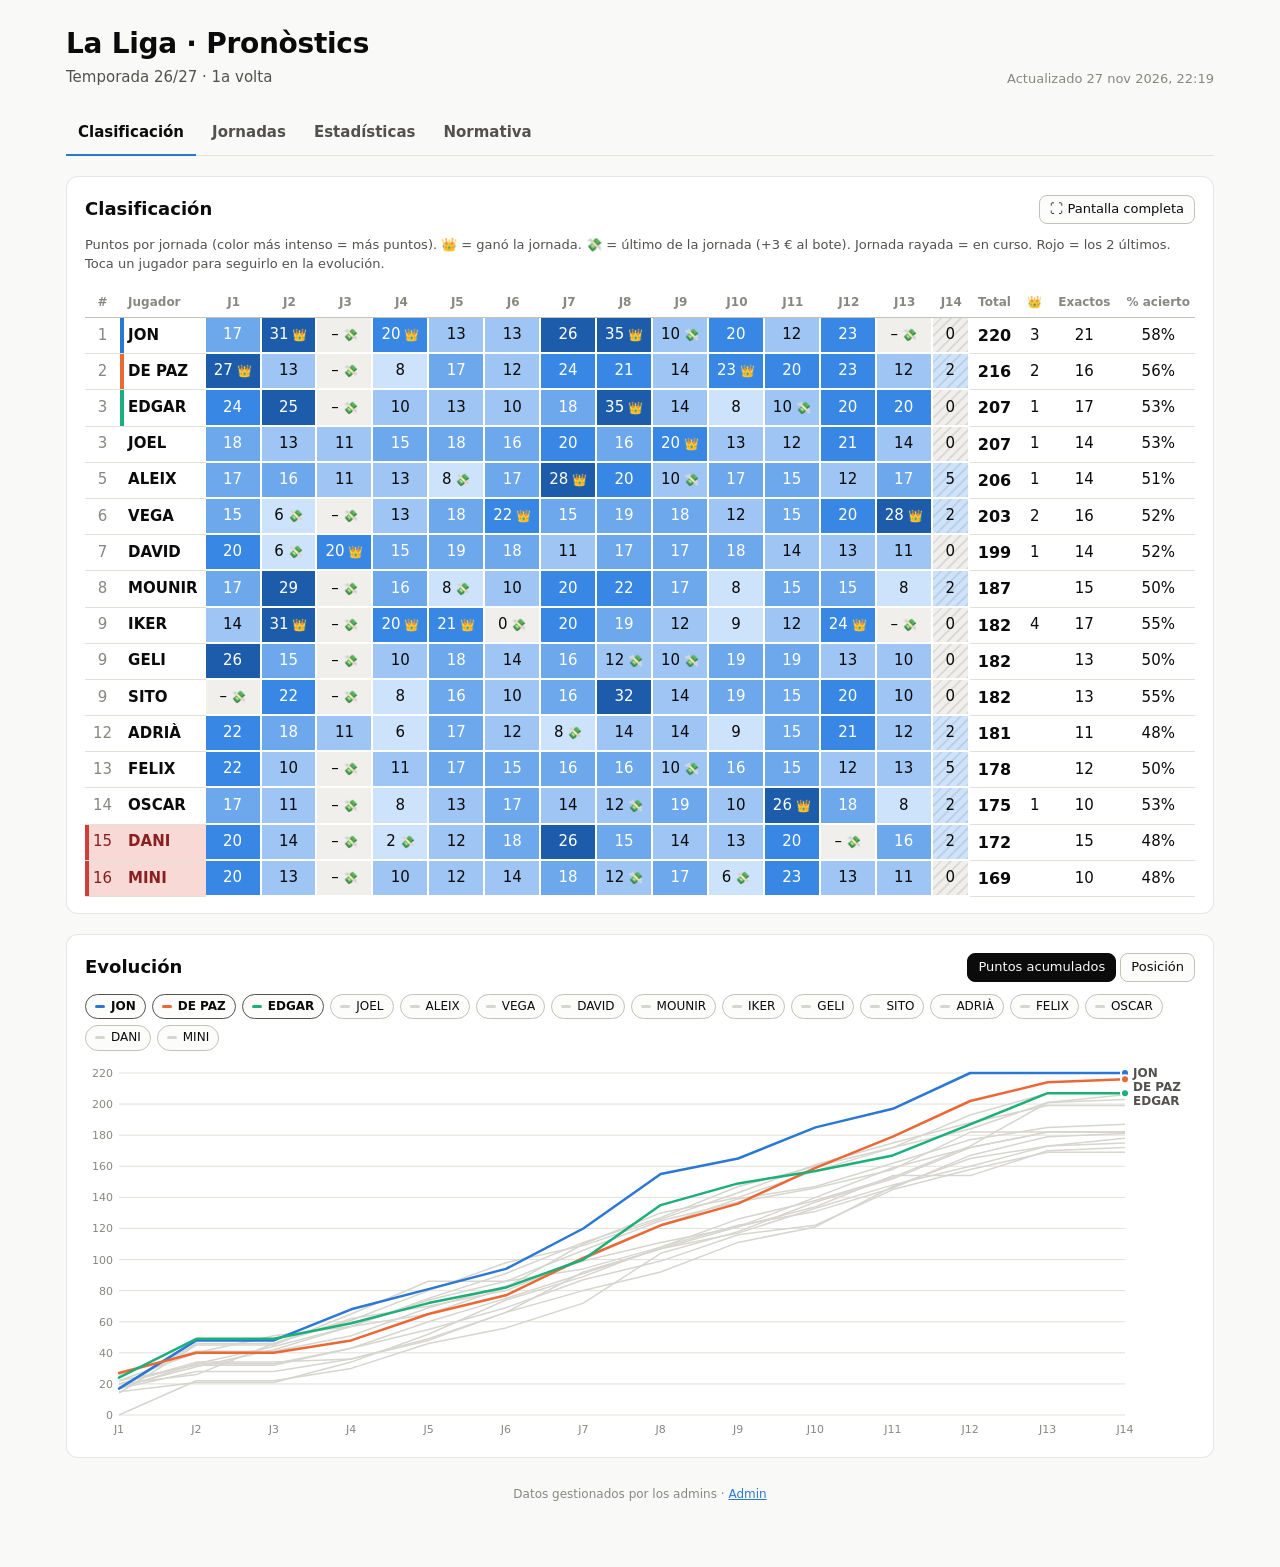
<file: index.html>
<!doctype html>
<html lang="es">
<head>
<meta charset="utf-8">
<meta name="viewport" content="width=device-width, initial-scale=1">
<title>La Liga Pronòstics</title>
<link rel="icon" href="data:image/svg+xml,<svg xmlns='http://www.w3.org/2000/svg' viewBox='0 0 100 100'><text y='.9em' font-size='90'>⚽</text></svg>">
<link rel="stylesheet" href="css/style.css?v=4">
</head>
<body>
<div class="wrap">
  <header class="top">
    <div>
      <h1>La Liga · Pronòstics</h1>
      <div class="sub" id="season">—</div>
    </div>
    <div class="meta" id="updated">Cargando…</div>
  </header>

  <nav class="tabs" role="tablist" aria-label="Secciones">
    <a role="tab" href="#clasificacion" data-tab="clasificacion">Clasificación</a>
    <a role="tab" href="#jornadas" data-tab="jornadas">Jornadas</a>
    <a role="tab" href="#estadisticas" data-tab="estadisticas">Estadísticas</a>
    <a role="tab" href="#normativa" data-tab="normativa">Normativa</a>
  </nav>

  <div class="tabpanel" data-panel="clasificacion">
  <section class="card fs-able" id="clasif">
    <div class="row-head">
      <h2>Clasificación</h2>
      <button class="fs-btn" type="button" aria-pressed="false" title="Pantalla completa">⛶ Pantalla completa</button>
    </div>
    <p class="hint">Puntos por jornada (color más intenso = más puntos). 👑 = ganó la jornada. 💸 = último de la jornada (+3 € al bote). Jornada rayada = en curso. Rojo = los 2 últimos. Toca un jugador para seguirlo en la evolución.</p>
    <div class="scroll-x"><table id="tabla"></table></div>
  </section>

  <section class="card" id="evolucion">
    <div class="row-head">
      <h2>Evolución</h2>
      <div class="seg" id="evoMode">
        <button aria-pressed="true" data-m="pts">Puntos acumulados</button>
        <button aria-pressed="false" data-m="pos">Posición</button>
      </div>
    </div>
    <div class="chips" id="evoChips"></div>
    <div class="chart" id="evoChart"></div>
  </section>
  </div>

  <div class="tabpanel" data-panel="jornadas" hidden>
  <div class="notice" id="pending" hidden></div>
  <section class="card fs-able" id="jornada">
    <div class="row-head">
      <h2 id="jTitle">Jornada</h2>
      <button class="fs-btn" type="button" aria-pressed="false" title="Pantalla completa">⛶ Pantalla completa</button>
    </div>
    <div class="seg jsel" id="jSel"></div>
    <div class="scroll-x"><table class="jgrid" id="jTable"></table></div>
    <div class="legend">
      <span><span class="sw" style="background:var(--exact)"></span>Resultado exacto · 5 pts</span>
      <span><span class="sw" style="background:var(--sign)"></span>Signo (1X2) · 2 pts</span>
      <span><span class="sw" style="background:var(--miss)"></span>Sin acierto · 0 pts</span>
      <span><b style="border:2px solid currentColor;border-radius:3px;padding:0 4px">2 - 1<sup>×2</sup></b> Comodín: puntos dobles</span>
    </div>
  </section>
  </div>

  <div class="tabpanel" data-panel="estadisticas" hidden>
  <div class="tiles" id="tiles"></div>

  <div class="two">
    <section class="card">
      <h2>Tipo de acierto</h2>
      <p class="hint">Reparto de los partidos ya jugados de cada uno. Ordenado por % de acierto (exacto + signo).</p>
      <div id="stack"></div>
      <div class="legend">
        <span><span class="sw" style="background:var(--exact)"></span>Exacto</span>
        <span><span class="sw" style="background:var(--sign)"></span>Signo</span>
        <span><span class="sw" style="background:var(--miss)"></span>Fallo</span>
      </div>
    </section>
    <section class="card">
      <h2>Rendimiento del comodín</h2>
      <p class="hint">Puntos sumados con el comodín (ya doblados) y comodines que dieron puntos.</p>
      <div id="comodin"></div>
    </section>
  </div>

  <section class="card">
    <h2>Curiosidades</h2>
    <p class="hint">Datos de todos los partidos jugados de la temporada.</p>
    <div class="facts" id="facts"></div>
  </section>
  </div>

  <div class="tabpanel" data-panel="normativa" hidden>
  <div class="prizes">
    <section class="card prize-box">
      <h2>🏆 Premis finals</h2>
      <ol class="podium">
        <li><span class="medal">🥇</span><span class="who">1r classificat</span><b>80 €</b></li>
        <li><span class="medal">🥈</span><span class="who">2n classificat</span><b>50 €</b></li>
        <li><span class="medal">🥉</span><span class="who">3r classificat</span><b>20 €</b></li>
      </ol>
      <h3>Mini-premis</h3>
      <ul class="plain">
        <li>Qui guanyi més jornades durant tota la lliga: <b>10 €</b></li>
        <li>La millor puntuació en una sola jornada: <b>10 €</b></li>
      </ul>
    </section>
    <section class="card prize-box penalty">
      <h2>💸 Càstigs finals</h2>
      <ol class="podium">
        <li><span class="medal">16è</span><span class="who">Últim classificat</span><b>15 €</b></li>
        <li><span class="medal">15è</span><span class="who">Penúltim classificat</span><b>10 €</b></li>
      </ol>
      <h3>Càstig per jornada</h3>
      <ul class="plain">
        <li>L'últim de cada jornada paga <b>3 €</b> al bote.</li>
      </ul>
    </section>
  </div>

  <section class="card rules">
    <h2>Bases legals · Quiniela “La Liga”</h2>

    <h3>1. De què va el joc?</h3>
    <p>Aquest és un joc entre amics, fet per passar-ho bé i donar una mica més d'emoció a LaLiga. No té cap relació amb LaLiga, la RFEF ni cap organització oficial.</p>
    <p>L'objectiu és molt senzill: endevinar els resultats dels partits de LaLiga durant les 19 jornades i sumar el màxim de punts possible.</p>

    <h3>2. Participants</h3>
    <ul>
      <li>Som <b>16 jugadors</b>.</li>
      <li>Tothom participa de manera voluntària.</li>
      <li>Per entrar al joc, cada jugador ha de pagar 10 € a l'inici a David Maestre (organitzador).</li>
      <li>El fet de participar implica acceptar totes aquestes normes.</li>
    </ul>

    <h3>3. Durada</h3>
    <ul>
      <li>Hi ha 19 jornades en total.</li>
    </ul>

    <h3>4. Com funciona el joc</h3>
    <h4>4.1 Pronòstics</h4>
    <ul>
      <li>Cada jugador ha de penjar els seus pronòstics abans que comenci el primer partit de la jornada (exemple: si un partit comença a les 21:00, l'últim moment per publicar resultats és a les 20:59!).</li>
      <li>Els pronòstics s'han de publicar al grup de WhatsApp “La Liga”.</li>
      <li>No es poden editar els missatges amb pronòstics.</li>
      <li>Els pronòstics fora de temps o modificats no puntuaran.</li>
    </ul>
    <h4>4.2 Puntuació</h4>
    <p>Per cada partit:</p>
    <div class="score-rules">
      <span class="pill exact">5 punts · resultat exacte</span>
      <span class="pill sign">2 punts · guanyador o empat</span>
      <span class="pill miss">0 punts · cap encert</span>
    </div>
    <h4>4.3 Comodí</h4>
    <ul>
      <li>Cada jornada, cada jugador pot fer servir 1 COMODÍ.</li>
      <li>El comodí serveix per doblar els punts d'un partit concret.</li>
      <li>S'ha d'indicar clarament quin partit porta comodí.</li>
      <li>Només es pot utilitzar un comodí per jornada.</li>
    </ul>

    <h3>5. Classificacions</h3>
    <ul>
      <li>Hi ha una classificació general amb la suma de totes les jornades.</li>
      <li>També es tindrà en compte la classificació de cada jornada.</li>
      <li>Tot (resultats i classificació) estarà sempre actualitzat en aquesta web i a l'Excel, accessibles des de la descripció del grup de WhatsApp.</li>
    </ul>

    <h3>6. Premis</h3>
    <h4>6.1 Premis finals</h4>
    <p>Al final de les 19 jornades: 1r classificat <b>80 €</b> · 2n classificat <b>50 €</b> · 3r classificat <b>20 €</b>.</p>
    <h4>6.2 Mini-premis</h4>
    <ul>
      <li>El jugador que guanyi més jornades durant tota la lliga: 10 €.</li>
      <li>El jugador amb la millor puntuació en una jornada: 10 €.</li>
    </ul>

    <h3>7. Càstigs</h3>
    <h4>7.1 Càstigs finals</h4>
    <p>Els dos últims de la classificació general hauran de pagar: 16è classificat <b>15 €</b> · 15è classificat <b>10 €</b>.</p>
    <h4>7.2 Càstig per jornada</h4>
    <ul><li>El jugador que quedi últim en una jornada pagarà 3 €.</li></ul>

    <h3>8. Bote</h3>
    <ul>
      <li>Tots els diners de càstigs es guardaran en un bote comú.</li>
      <li>Aquest bote servirà per fer un dinar de final de temporada amb tots els participants.</li>
    </ul>

    <h3>9. Bon rotllo i transparència</h3>
    <ul>
      <li>Els resultats i classificacions es publicaran de manera clara i transparent.</li>
      <li>Qualsevol dubte o problema es comentarà pel grup i es resoldrà amb sentit comú i bon rotllo.</li>
    </ul>

    <h3>10. Acceptació de les normes</h3>
    <p>Si participes al joc, s'entén que acceptes totes aquestes normes. Qualsevol situació no prevista es decidirà entre tots o pel criteri de l'organització.</p>
  </section>
  </div>

  <footer>Datos gestionados por los admins · <a href="admin.html">Admin</a></footer>
</div>
<script src="js/core.js?v=2"></script>
<script src="js/dashboard.js?v=3"></script>
</body>
</html>
</file>
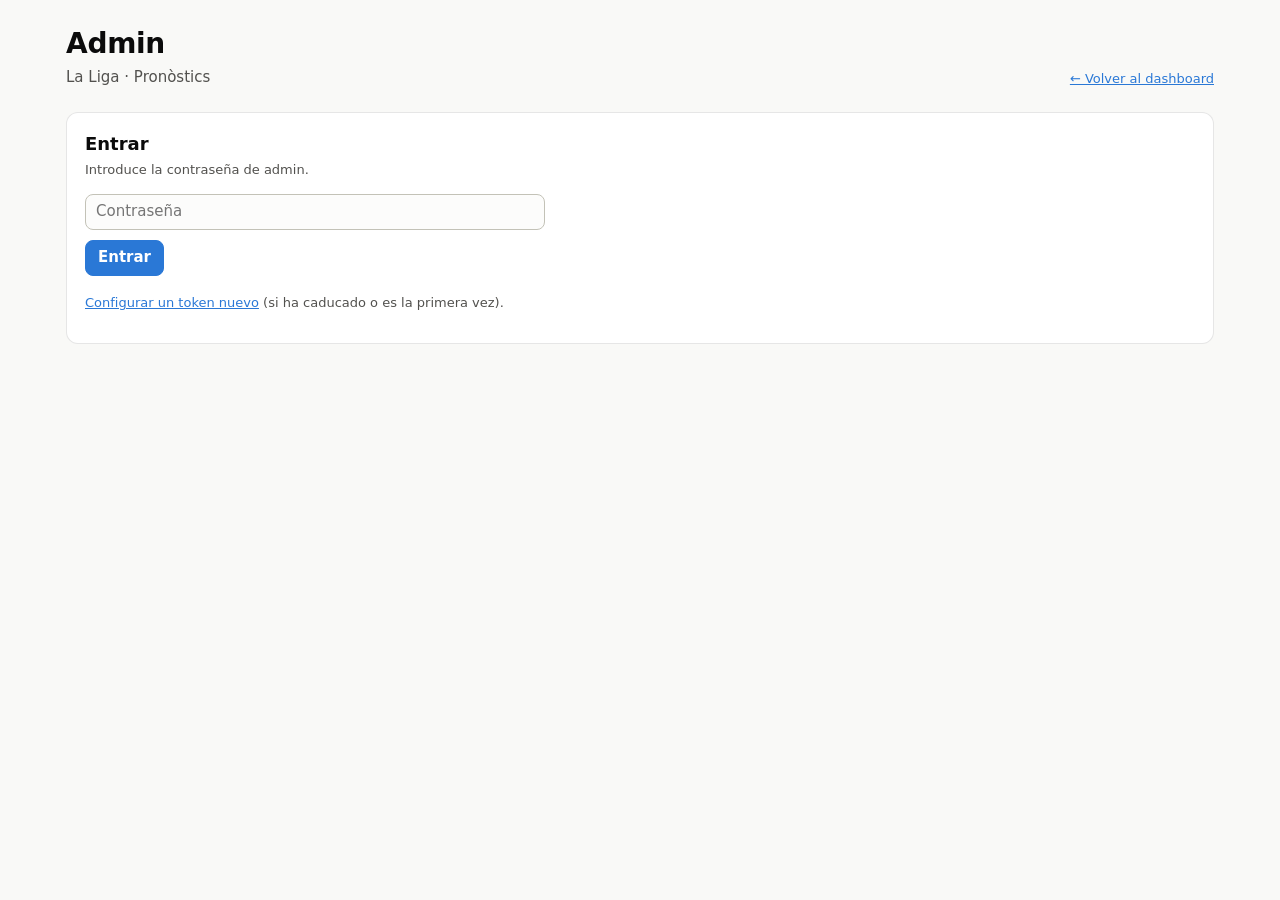
<file: admin.html>
<!doctype html>
<html lang="es">
<head>
<meta charset="utf-8">
<meta name="viewport" content="width=device-width, initial-scale=1">
<meta name="robots" content="noindex">
<title>Admin · La Liga Pronòstics</title>
<link rel="icon" href="data:image/svg+xml,<svg xmlns='http://www.w3.org/2000/svg' viewBox='0 0 100 100'><text y='.9em' font-size='90'>🔒</text></svg>">
<link rel="stylesheet" href="css/style.css">
<style>
  .form { display: grid; gap: 10px; max-width: 460px; }
  .form label { display: grid; gap: 4px; font-size: 13px; color: var(--ink-2); }
  .bar-top { display: flex; flex-wrap: wrap; gap: 8px; align-items: center; position: sticky; top: 0; z-index: 10;
    background: var(--page); padding: 10px 0; border-bottom: 1px solid var(--grid); margin-bottom: 16px; }
  .bar-top .grow { flex: 1; }
  #status { font-size: 13px; }
  .mt input { width: 72px; text-align: center; }
  .mt input.team { width: 84px; text-transform: uppercase; }
  .pg td { padding: 3px; }
  .pg .pc { display: flex; align-items: center; gap: 2px; justify-content: center; }
  .pg input { width: 56px; text-align: center; padding: 4px; }
  .pg input.bad, .mt input.bad { border-color: var(--miss); background: var(--miss-bg); }
  .pg input[type=radio] { width: auto; margin: 0; accent-color: var(--accent); }
  .pg td.has-com input[type=text] { font-weight: 800; border-width: 2px; border-color: var(--ink-2); }
  .players td { text-align: left; }
  .players input[type=number] { width: 80px; }
  ol.steps { padding-left: 20px; color: var(--ink-2); }
  ol.steps li { margin: 4px 0; }
  .hidden { display: none !important; }
  code { background: var(--pending-bg); padding: 1px 5px; border-radius: 4px; }
</style>
</head>
<body>
<div class="wrap">
  <header class="top">
    <div>
      <h1>Admin</h1>
      <div class="sub">La Liga · Pronòstics</div>
    </div>
    <div class="meta"><a href="./">← Volver al dashboard</a></div>
  </header>

  <!-- Login -->
  <section class="card hidden" id="vLogin">
    <h2>Entrar</h2>
    <p class="hint">Introduce la contraseña de admin.</p>
    <form class="form" id="fLogin">
      <input type="password" id="pw" autocomplete="current-password" placeholder="Contraseña" required>
      <div><button class="primary" type="submit">Entrar</button> <span id="loginMsg"></span></div>
    </form>
    <p class="hint" style="margin-top:18px"><a href="#" id="toSetup">Configurar un token nuevo</a> (si ha caducado o es la primera vez).</p>
  </section>

  <!-- Configuración inicial -->
  <section class="card hidden" id="vSetup">
    <h2>Configuración inicial</h2>
    <p class="hint">Solo se hace una vez (y cuando caduque el token). El token se guarda cifrado con la contraseña; sin ella no sirve de nada.</p>
    <ol class="steps">
      <li>Abre <a target="_blank" rel="noopener" href="https://github.com/settings/personal-access-tokens/new">GitHub → Fine-grained token nuevo</a> con la cuenta dueña del repo.</li>
      <li>Nombre: <code>liga-admin</code>. Caducidad: la máxima que permita (1 año).</li>
      <li>Repository access → <b>Only select repositories</b> → <code>la-liga-pronostics</code>.</li>
      <li>Permissions → Repository → <b>Contents: Read and write</b>. Nada más.</li>
      <li>Genera el token, pégalo aquí y elige una contraseña larga (mín. 12 caracteres).</li>
    </ol>
    <form class="form" id="fSetup">
      <label>Token<input type="password" id="sToken" placeholder="github_pat_…" required autocomplete="off"></label>
      <label>Contraseña de admin<input type="password" id="sPw" minlength="12" required autocomplete="new-password"></label>
      <label>Repite la contraseña<input type="password" id="sPw2" minlength="12" required autocomplete="new-password"></label>
      <div><button class="primary" type="submit">Guardar configuración</button> <span id="setupMsg"></span></div>
    </form>
  </section>

  <!-- Editor -->
  <div id="vEdit" class="hidden">
    <div class="bar-top">
      <select id="jSel" aria-label="Jornada"></select>
      <button id="newJ">+ Nueva jornada</button>
      <span class="grow"></span>
      <span id="status"></span>
      <button class="primary" id="save">Guardar cambios</button>
    </div>

    <section class="card">
      <h2 id="mTitle">Partidos y resultados</h2>
      <p class="hint">Formato del resultado: <code>2-1</code>. Déjalo vacío si el partido aún no se ha jugado.</p>
      <div class="scroll-x"><table class="mt" id="mTable"></table></div>
      <div style="margin-top:10px"><button id="addM">+ Añadir partido</button></div>
    </section>

    <section class="card">
      <h2>Pronósticos</h2>
      <p class="hint">Un pronóstico por casilla (<code>2-1</code>). El círculo marca el <b>comodín</b> del jugador (puntos ×2); uno por jugador y jornada.</p>
      <div class="scroll-x"><table class="pg" id="pTable"></table></div>
    </section>

    <section class="card">
      <h2>Jugadores y bote</h2>
      <p class="hint">El bote se calcula solo: +3 € al último (o últimos empatados) de cada jornada cerrada. El ajuste manual suma o resta a eso (p. ej. −3 para anular uno).</p>
      <table class="players" id="plTable" style="max-width:560px"></table>
      <form id="fAddP" style="margin-top:10px;display:flex;gap:8px">
        <input type="text" id="newP" placeholder="Nombre del nuevo jugador">
        <button type="submit">Añadir</button>
      </form>
    </section>

    <section class="card">
      <h2>Sesión</h2>
      <p class="hint">Cambiar la contraseña cifra el mismo token con la nueva contraseña.</p>
      <form class="form" id="fPw">
        <label>Nueva contraseña<input type="password" id="nPw" minlength="12" required autocomplete="new-password"></label>
        <div><button type="submit">Cambiar contraseña</button> <button type="button" id="logout">Cerrar sesión</button> <span id="pwMsg"></span></div>
      </form>
    </section>
  </div>
</div>
<script src="js/config.js"></script>
<script src="js/core.js"></script>
<script src="js/admin.js"></script>
</body>
</html>
</file>
<file: css/style.css>
:root {
  color-scheme: light;
  --page: #f9f9f7;
  --surface: #fcfcfb;
  --panel: #ffffff;
  --ink: #0b0b0b;
  --ink-2: #52514e;
  --muted: #898781;
  --grid: #e1e0d9;
  --axis: #c3c2b7;
  --ring: rgba(11, 11, 11, 0.10);
  --accent: #2a78d6;
  --s1: #2a78d6; --s2: #eb6834; --s3: #1baf7a; --s4: #6250d6;
  --line-off: #d6d5ce;
  /* resultado de cada pronóstico */
  --exact: #0ca30c; --exact-bg: #d6f2d4; --exact-ink: #0a5a0a;
  --sign: #fab219; --sign-bg: #fdeec4; --sign-ink: #6b4a00;
  --miss: #d03b3b; --miss-bg: #f8d9d6; --miss-ink: #8a1f1f;
  --pending-bg: #efeeea;
  --heat-0: #f0efec; --heat-1: #cde2fb; --heat-2: #9ec5f4; --heat-3: #6da7ec; --heat-4: #3987e5; --heat-5: #1c5cab;
  --heat-ink-dark: #ffffff;
  --font: system-ui, -apple-system, "Segoe UI", Roboto, sans-serif;
}
@media (prefers-color-scheme: dark) {
  :root:not([data-theme="light"]) {
    color-scheme: dark;
    --page: #0d0d0d; --surface: #1a1a19; --panel: #1a1a19;
    --ink: #f0efec; --ink-2: #c3c2b7; --muted: #898781;
    --grid: #2c2c2a; --axis: #383835; --ring: rgba(255, 255, 255, 0.10);
    --accent: #3987e5;
    --s1: #3987e5; --s2: #d95926; --s3: #199e70; --s4: #9085e9;
    --line-off: #3a3a37;
    --exact-bg: #133d13; --exact-ink: #9be39b;
    --sign-bg: #45360f; --sign-ink: #f7d27a;
    --miss-bg: #4a1c1c; --miss-ink: #f2a3a3;
    --pending-bg: #262624;
    --heat-0: #262624; --heat-1: #13294a; --heat-2: #173f72; --heat-3: #1c5cab; --heat-4: #2a78d6; --heat-5: #5598e7;
  }
}
:root[data-theme="dark"] {
  color-scheme: dark;
  --page: #0d0d0d; --surface: #1a1a19; --panel: #1a1a19;
  --ink: #f0efec; --ink-2: #c3c2b7; --muted: #898781;
  --grid: #2c2c2a; --axis: #383835; --ring: rgba(255, 255, 255, 0.10);
  --accent: #3987e5;
  --s1: #3987e5; --s2: #d95926; --s3: #199e70; --s4: #9085e9;
  --line-off: #3a3a37;
  --exact-bg: #133d13; --exact-ink: #9be39b;
  --sign-bg: #45360f; --sign-ink: #f7d27a;
  --miss-bg: #4a1c1c; --miss-ink: #f2a3a3;
  --pending-bg: #262624;
  --heat-0: #262624; --heat-1: #13294a; --heat-2: #173f72; --heat-3: #1c5cab; --heat-4: #2a78d6; --heat-5: #5598e7;
}

* { box-sizing: border-box; }
html, body { margin: 0; }
body { background: var(--page); color: var(--ink); font: 15px/1.45 var(--font); -webkit-font-smoothing: antialiased; }
.wrap { max-width: 1180px; margin: 0 auto; padding: 24px 16px 64px; }
a { color: var(--accent); }

header.top { display: flex; flex-wrap: wrap; align-items: flex-end; justify-content: space-between; gap: 8px 24px; margin-bottom: 24px; }
header.top h1 { margin: 0; font-size: 28px; letter-spacing: -0.01em; }
header.top .sub { color: var(--ink-2); margin-top: 2px; }
header.top .meta { color: var(--muted); font-size: 13px; }

.tiles { display: grid; grid-template-columns: repeat(auto-fit, minmax(190px, 1fr)); gap: 12px; margin-bottom: 20px; }
.tile { background: var(--panel); border: 1px solid var(--ring); border-radius: 12px; padding: 14px 16px; }
.tile .k { color: var(--ink-2); font-size: 13px; }
.tile .v { font-size: 28px; font-weight: 650; margin-top: 2px; line-height: 1.15; }
.tile .d { color: var(--muted); font-size: 13px; margin-top: 2px; }

section.card { background: var(--panel); border: 1px solid var(--ring); border-radius: 12px; padding: 18px 18px 16px; margin-bottom: 20px; }
section.card > h2 { margin: 0 0 4px; font-size: 18px; }
section.card > .hint { color: var(--ink-2); font-size: 13px; margin: 0 0 14px; }
.row-head { display: flex; flex-wrap: wrap; align-items: center; justify-content: space-between; gap: 8px 16px; margin-bottom: 12px; }
.row-head h2 { margin: 0; font-size: 18px; }

.scroll-x { overflow-x: auto; -webkit-overflow-scrolling: touch; }
table { border-collapse: separate; border-spacing: 0; width: 100%; font-variant-numeric: tabular-nums; }
th, td { padding: 6px 8px; text-align: center; white-space: nowrap; }
th { color: var(--muted); font-weight: 600; font-size: 12px; border-bottom: 1px solid var(--axis); }
td { border-bottom: 1px solid var(--grid); }
.left { text-align: left; }
td.name { text-align: left; font-weight: 600; position: sticky; left: 0; background: var(--panel); z-index: 1; }
th.name { position: sticky; left: 0; background: var(--panel); z-index: 2; text-align: left; }
td.total { font-weight: 700; font-size: 16px; }
td.pos { color: var(--muted); width: 32px; }
tr.clickable { cursor: pointer; }
tr.clickable:hover td:not(.heat) { background: color-mix(in srgb, var(--accent) 7%, var(--panel)); }
tr.sel td.name { box-shadow: inset 4px 0 0 var(--selc, var(--accent)); }

td.heat { min-width: 36px; border-radius: 0; border-bottom: 2px solid var(--panel); border-right: 2px solid var(--panel); }
td.heat.h0 { background: var(--heat-0); }
td.heat.h1 { background: var(--heat-1); }
td.heat.h2 { background: var(--heat-2); }
td.heat.h3 { background: var(--heat-3); color: var(--heat-ink-dark); }
td.heat.h4 { background: var(--heat-4); color: var(--heat-ink-dark); }
td.heat.h5 { background: var(--heat-5); color: var(--heat-ink-dark); }
td.heat.live { background-image: repeating-linear-gradient(135deg, transparent 0 5px, rgba(127,127,127,.18) 5px 7px); }
.badge { display: inline-block; font-size: 11px; font-weight: 600; padding: 1px 6px; border-radius: 999px; background: var(--pending-bg); color: var(--ink-2); vertical-align: middle; }
.crown { font-size: 12px; }
.badge.st-aplazado, .badge.st-suspendido { background: var(--sign-bg); color: var(--sign-ink); }
.badge.st-pendiente { background: var(--pending-bg); color: var(--ink-2); }
.muted { color: var(--muted); }
.notice { background: var(--panel); border: 1px solid var(--ring); border-left: 4px solid var(--sign); border-radius: 12px;
  padding: 12px 16px; margin-bottom: 20px; font-size: 14px; }
.notice ul { margin: 8px 0 0; padding: 0; list-style: none; display: grid; gap: 6px; }

select, input, button { font: inherit; color: inherit; }
select, input[type=text], input[type=password], input[type=number] {
  background: var(--surface); border: 1px solid var(--axis); border-radius: 8px; padding: 6px 10px;
}
button { background: var(--surface); border: 1px solid var(--axis); border-radius: 8px; padding: 6px 12px; cursor: pointer; }
button:hover { border-color: var(--ink-2); }
button.primary { background: var(--accent); border-color: var(--accent); color: #fff; font-weight: 600; }
button:disabled { opacity: .5; cursor: default; }
.seg { display: inline-flex; flex-wrap: wrap; gap: 4px; }
.seg button { padding: 4px 10px; font-size: 13px; }
.seg button[aria-pressed="true"] { background: var(--ink); color: var(--page); border-color: var(--ink); }

/* Jornada grid */
.jgrid td.cell { font-weight: 500; min-width: 54px; border-right: 2px solid var(--panel); border-bottom: 2px solid var(--panel); }
.jgrid td.exact { background: var(--exact-bg); color: var(--exact-ink); }
.jgrid td.sign { background: var(--sign-bg); color: var(--sign-ink); }
.jgrid td.miss { background: var(--miss-bg); color: var(--miss-ink); }
.jgrid td.pending { background: var(--pending-bg); color: var(--ink-2); }
.jgrid td.empty { color: var(--muted); }
.jgrid td.comodin { font-weight: 800; box-shadow: inset 0 0 0 2px currentColor; }
.jgrid td.comodin::after { content: "×2"; font-size: 10px; font-weight: 700; margin-left: 3px; vertical-align: super; }
.jgrid tr.result td { font-weight: 700; border-bottom: 1px solid var(--axis); }
.jgrid th.match { color: var(--ink); font-size: 12px; line-height: 1.2; }
.jgrid th.match small { display: block; color: var(--muted); font-weight: 500; }
.jgrid th.match small.when { font-size: 10px; margin-top: 2px; white-space: normal; max-width: 70px; margin-inline: auto; }
.legend { display: flex; flex-wrap: wrap; gap: 6px 16px; font-size: 13px; color: var(--ink-2); margin-top: 12px; }
.legend .sw { display: inline-block; width: 12px; height: 12px; border-radius: 3px; vertical-align: -1px; margin-right: 5px; }

/* Charts */
.chart { position: relative; width: 100%; }
.chart svg { display: block; width: 100%; height: auto; overflow: visible; }
.chart .gridline { stroke: var(--grid); stroke-width: 1; }
.chart .axis-text { fill: var(--muted); font-size: 11px; font-variant-numeric: tabular-nums; }
.chart .lbl { fill: var(--ink-2); font-size: 12px; font-weight: 600; }
.tip { position: absolute; pointer-events: none; background: var(--panel); border: 1px solid var(--ring); border-radius: 8px;
  box-shadow: 0 4px 16px rgba(0,0,0,.12); padding: 8px 10px; font-size: 12px; min-width: 140px; z-index: 5; display: none; }
.tip .t { font-weight: 700; margin-bottom: 4px; }
.tip .r { display: flex; justify-content: space-between; gap: 12px; font-variant-numeric: tabular-nums; }
.tip .r .sw { display: inline-block; width: 10px; height: 2px; vertical-align: middle; margin-right: 6px; }
.chips { display: flex; flex-wrap: wrap; gap: 6px; margin-bottom: 10px; }
.chip { font-size: 12px; padding: 3px 9px; border-radius: 999px; border: 1px solid var(--axis); background: var(--surface); cursor: pointer; }
.chip .sw { display: inline-block; width: 10px; height: 3px; border-radius: 2px; vertical-align: middle; margin-right: 6px; }
.chip.on { border-color: var(--ink-2); font-weight: 600; }

.two { display: grid; grid-template-columns: 1fr 1fr; gap: 20px; }
@media (max-width: 860px) { .two { grid-template-columns: 1fr; } }

.stackrow { display: grid; grid-template-columns: 74px 1fr 40px; align-items: center; gap: 8px; margin: 4px 0; font-size: 13px; }
.stackrow .n { font-weight: 600; overflow: hidden; text-overflow: ellipsis; white-space: nowrap; }
.stackrow .bar { display: flex; height: 18px; gap: 2px; }
.stackrow .bar span { display: block; height: 100%; min-width: 0; }
.stackrow .bar span:first-child { border-radius: 4px 0 0 4px; }
.stackrow .bar span:last-child { border-radius: 0 4px 4px 0; }
#comodin .stackrow { grid-template-columns: 74px 1fr 76px; }
.stackrow .v { text-align: right; color: var(--ink-2); font-variant-numeric: tabular-nums; }

.facts { display: grid; grid-template-columns: repeat(auto-fit, minmax(240px, 1fr)); gap: 12px; }
.fact { border: 1px solid var(--ring); border-radius: 10px; padding: 12px 14px; background: var(--surface); }
.fact .k { color: var(--ink-2); font-size: 12px; }
.fact .v { font-weight: 650; font-size: 17px; margin-top: 2px; }
.fact .d { color: var(--muted); font-size: 12px; margin-top: 2px; }

footer { color: var(--muted); font-size: 12px; text-align: center; margin-top: 28px; }
.err { color: var(--miss); }
.ok { color: var(--exact-ink); }

/* Pestañas */
.tabs { display: flex; gap: 4px; position: sticky; top: 0; z-index: 20; background: var(--page);
  box-shadow: inset 0 -1px 0 var(--grid); margin: -8px 0 20px; padding-top: 8px; overflow-x: auto; overflow-y: hidden; scrollbar-width: none; }
.tabs a { padding: 10px 12px; color: var(--ink-2); text-decoration: none; font-weight: 600; white-space: nowrap;
  border-bottom: 2px solid transparent; }
.tabs a:hover { color: var(--ink); }
.tabs a[aria-selected="true"] { color: var(--ink); border-bottom-color: var(--accent); }
.tabpanel[hidden] { display: none; }

/* Zona roja: los 2 últimos (mismo estilo de barra lateral que los destacados) */
tr.bottom td.pos, tr.bottom td.name { background: var(--miss-bg); color: var(--miss-ink); }
tr.bottom td.pos { box-shadow: inset 4px 0 0 var(--miss); }
tr.bottom.sel td.name { box-shadow: inset 4px 0 0 var(--selc, var(--accent)); }

/* Pantalla completa: la tabla entera reducida para caber en la pantalla (js: fit) */
.fs-btn { font-size: 13px; padding: 4px 10px; white-space: nowrap; }
.jsel { margin: -4px 0 12px; }
.fs-able.is-full { position: fixed; inset: 0; z-index: 100; margin: 0; border-radius: 0; border: 0; overflow: hidden;
  padding: max(10px, env(safe-area-inset-top)) max(10px, env(safe-area-inset-right)) max(10px, env(safe-area-inset-bottom)) max(10px, env(safe-area-inset-left)); }
.fs-able.is-full .row-head { margin-bottom: 6px; }
.fs-able.is-full .hint, .fs-able.is-full .legend { display: none; }
.fs-able.is-full .jsel { margin: 0 0 6px; }
.fs-able.is-full .scroll-x { overflow: visible; margin: 0 auto; }
.fs-able.is-full table { width: max-content; transform-origin: 0 0; }
.fs-able.is-full td.name, .fs-able.is-full th.name { position: static; }
body.has-full { overflow: hidden; }
body.has-full .tabs { visibility: hidden; }

/* Normativa y premios */
.prizes { display: grid; grid-template-columns: 1fr 1fr; gap: 20px; margin-bottom: 20px; }
.prizes > .card { margin-bottom: 0; }
@media (max-width: 760px) { .prizes { grid-template-columns: 1fr; } }
.prize-box h3, .rules h3 { font-size: 15px; margin: 18px 0 6px; }
.rules h4 { font-size: 14px; margin: 12px 0 4px; color: var(--ink-2); }
.rules p, .rules ul { margin: 0 0 8px; }
.rules ul, .prize-box ul.plain { padding-left: 20px; }
.rules li { margin: 3px 0; }
.podium { list-style: none; margin: 10px 0 0; padding: 0; }
.podium li { display: flex; align-items: center; gap: 12px; padding: 10px 12px; border-radius: 10px; margin-bottom: 6px;
  background: var(--exact-bg); color: var(--exact-ink); }
.penalty .podium li { background: var(--miss-bg); color: var(--miss-ink); }
.podium .medal { font-size: 20px; min-width: 34px; text-align: center; font-weight: 700; }
.penalty .podium .medal { font-size: 15px; }
.podium .who { flex: 1; font-weight: 600; }
.podium b { font-size: 20px; font-variant-numeric: tabular-nums; }
.score-rules { display: flex; flex-wrap: wrap; gap: 8px; margin: 4px 0 8px; }
.pill { padding: 4px 10px; border-radius: 999px; font-size: 13px; font-weight: 600; }
.pill.exact { background: var(--exact-bg); color: var(--exact-ink); }
.pill.sign { background: var(--sign-bg); color: var(--sign-ink); }
.pill.miss { background: var(--miss-bg); color: var(--miss-ink); }
</file>
